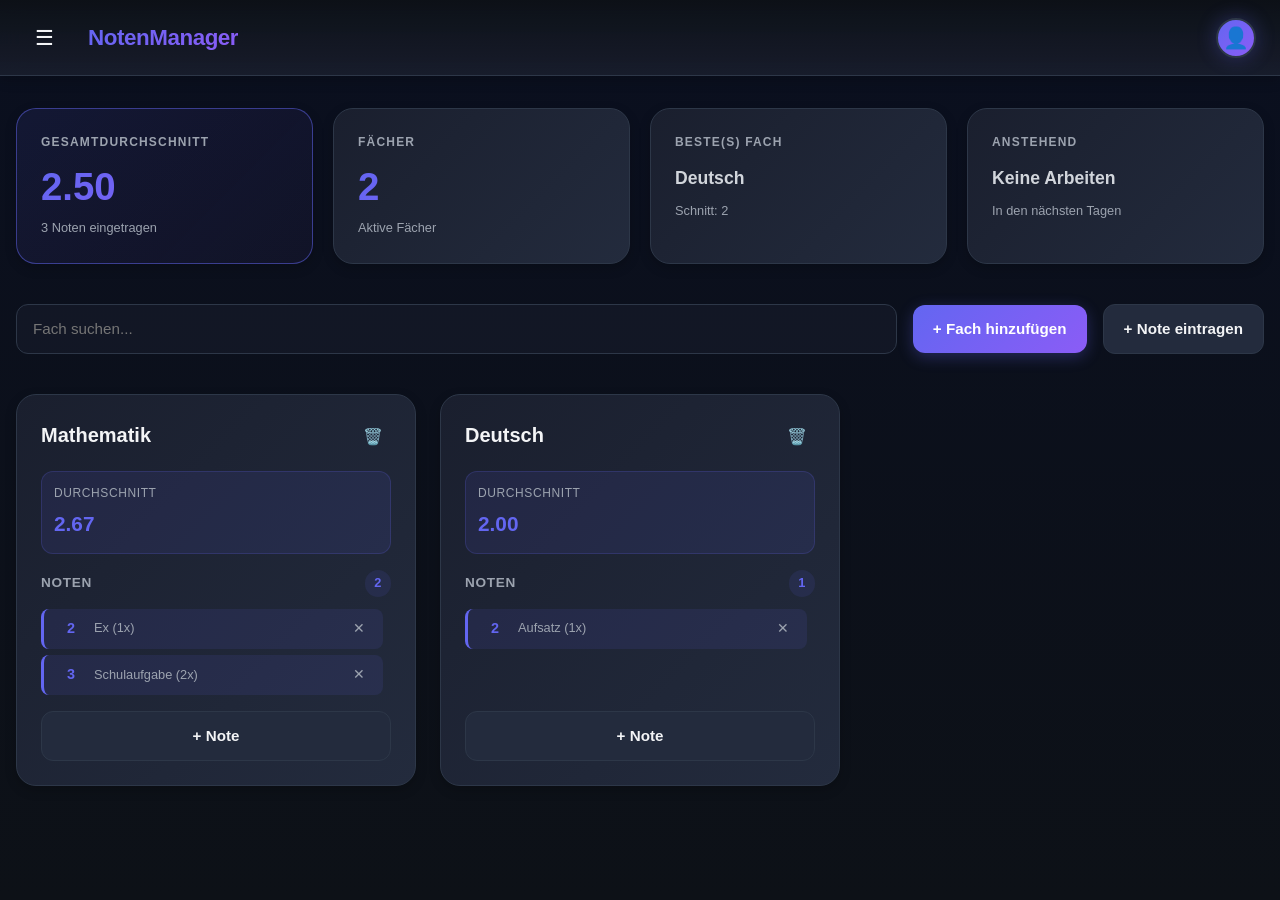
<file: index.html>
<!DOCTYPE html>
<html lang="de">
<head>
    <meta charset="UTF-8">
    <meta name="viewport" content="width=device-width, initial-scale=1.0">
    <title>NotenManager – Schulnoten verwalten</title>
    <style>
        :root {
            --bg-dark: #0a0f1f;
            --bg-deep: #0d1117;
            --card-bg: #1a1f2e;
            --card-alt: #232b3d;
            --card-border: #2d3748;
            --primary: #6366f1;
            --primary-hover: #4f46e5;
            --primary-light: rgba(99, 102, 241, 0.1);
            --secondary: #8b5cf6;
            --danger: #ef4444;
            --danger-hover: #dc2626;
            --success: #10b981;
            --warning: #f59e0b;
            --text-main: #f3f4f6;
            --text-soft: #d1d5db;
            --text-muted: #9ca3af;
            --radius: 14px;
            --radius-lg: 20px;
            --shadow: 0 20px 50px rgba(0, 0, 0, 0.4);
            --shadow-sm: 0 4px 12px rgba(0, 0, 0, 0.2);
            --transition: all 0.3s cubic-bezier(0.4, 0, 0.2, 1);
        }

        * { 
            box-sizing: border-box; 
            margin: 0; 
            padding: 0; 
            font-family: -apple-system, BlinkMacSystemFont, 'Segoe UI', 'Roboto', 'Helvetica', 'Arial', sans-serif;
        }

        html { scroll-behavior: smooth; }
        body { 
            background: linear-gradient(180deg, var(--bg-dark) 0%, var(--bg-deep) 100%); 
            color: var(--text-main); 
            min-height: 100vh;
            line-height: 1.6;
        }

        button, input, select, textarea { font: inherit; }

        /* ========== HEADER ========== */
        .header {
            position: sticky;
            top: 0;
            z-index: 20;
            display: flex;
            align-items: center;
            justify-content: space-between;
            padding: 1.1rem 1.5rem;
            background: linear-gradient(to bottom, rgba(13, 17, 23, 0.95), rgba(26, 31, 46, 0.85));
            border-bottom: 1px solid var(--card-border);
            backdrop-filter: blur(12px);
            box-shadow: var(--shadow-sm);
        }

        .header-left {
            display: flex;
            align-items: center;
            gap: 1.5rem;
        }

        .menu-btn {
            font-size: 1.3rem;
            width: 40px;
            height: 40px;
            border-radius: 50%;
            display: flex;
            align-items: center;
            justify-content: center;
            background: transparent;
            border: none;
            color: var(--text-main);
            cursor: pointer;
            transition: var(--transition);
        }

        .menu-btn:hover {
            background-color: var(--card-alt);
            transform: scale(1.05);
        }

        .header h1 {
            font-size: 1.4rem;
            font-weight: 700;
            letter-spacing: -0.02em;
            background: linear-gradient(135deg, var(--primary), var(--secondary));
            -webkit-background-clip: text;
            -webkit-text-fill-color: transparent;
            background-clip: text;
        }

        .header-right {
            display: flex;
            align-items: center;
            gap: 1rem;
        }

        .profile-btn {
            width: 40px;
            height: 40px;
            border-radius: 50%;
            background: linear-gradient(135deg, var(--primary), var(--secondary));
            border: 2px solid var(--card-border);
            display: flex;
            align-items: center;
            justify-content: center;
            font-size: 1.3rem;
            cursor: pointer;
            transition: var(--transition);
            box-shadow: 0 0 20px rgba(99, 102, 241, 0.3);
        }

        .profile-btn:hover {
            transform: scale(1.1);
            box-shadow: 0 0 30px rgba(99, 102, 241, 0.5);
        }

        .dropdown-menu {
            position: absolute;
            top: calc(100% + 10px);
            left: 0;
            background-color: var(--card-bg);
            border: 1px solid var(--card-border);
            border-radius: var(--radius-lg);
            width: 200px;
            box-shadow: var(--shadow);
            opacity: 0;
            visibility: hidden;
            transform: translateY(-8px);
            transition: var(--transition);
            z-index: 50;
            overflow: hidden;
        }

        .dropdown-menu.open {
            opacity: 1;
            visibility: visible;
            transform: translateY(0);
        }

        .dropdown-item {
            display: flex;
            align-items: center;
            gap: 12px;
            width: 100%;
            padding: 12px 16px;
            background: transparent;
            border: none;
            color: var(--text-main);
            font-size: 0.95rem;
            cursor: pointer;
            text-align: left;
            transition: var(--transition);
            border-left: 3px solid transparent;
        }

        .dropdown-item:hover {
            background-color: var(--card-alt);
            border-left-color: var(--primary);
            color: var(--primary);
        }

        /* ========== CONTAINER ========== */
        .container {
            max-width: 1400px;
            margin: 2rem auto;
            padding: 0 1rem 4rem;
        }

        /* ========== DASHBOARD ========== */
        .dashboard {
            display: grid;
            grid-template-columns: repeat(auto-fit, minmax(240px, 1fr));
            gap: 1.25rem;
            margin-bottom: 2.5rem;
        }

        .stat-card {
            background: linear-gradient(135deg, var(--card-bg) 0%, var(--card-alt) 100%);
            border: 1px solid var(--card-border);
            border-radius: var(--radius-lg);
            padding: 1.5rem;
            box-shadow: var(--shadow-sm);
            transition: var(--transition);
        }

        .stat-card:hover {
            transform: translateY(-4px);
            box-shadow: var(--shadow);
            border-color: var(--primary);
        }

        .stat-card.primary {
            border-color: rgba(99, 102, 241, 0.5);
            background: linear-gradient(135deg, rgba(99, 102, 241, 0.1), rgba(139, 92, 246, 0.05));
        }

        .stat-card h2,
        .stat-card h3 {
            font-size: 0.75rem;
            color: var(--text-muted);
            text-transform: uppercase;
            letter-spacing: 0.1em;
            margin-bottom: 0.75rem;
            font-weight: 600;
        }

        .stat-value {
            font-size: clamp(1.8rem, 3vw, 2.6rem);
            font-weight: 700;
            background: linear-gradient(135deg, var(--primary), var(--secondary));
            -webkit-background-clip: text;
            -webkit-text-fill-color: transparent;
            background-clip: text;
            line-height: 1.2;
        }

        .stat-subvalue {
            font-size: 1.1rem;
            font-weight: 600;
            color: var(--text-soft);
        }

        .small {
            font-size: 0.8rem;
            color: var(--text-muted);
            margin-top: 0.5rem;
        }

        /* ========== CONTROLS ========== */
        .controls {
            display: flex;
            flex-wrap: wrap;
            gap: 1rem;
            align-items: center;
            margin-bottom: 2.5rem;
        }

        .filter-wrapper {
            display: flex;
            gap: 0.5rem;
            flex: 1;
            min-width: 280px;
        }

        input[type="text"],
        input[type="number"],
        input[type="date"],
        select,
        textarea {
            background-color: rgba(26, 31, 46, 0.5);
            border: 1px solid var(--card-border);
            color: var(--text-main);
            padding: 0.75rem 1rem;
            border-radius: 12px;
            outline: none;
            font-size: 0.95rem;
            transition: var(--transition);
        }

        input[type="text"]:focus,
        input[type="number"]:focus,
        input[type="date"]:focus,
        select:focus,
        textarea:focus {
            border-color: var(--primary);
            background-color: rgba(26, 31, 46, 0.8);
            box-shadow: 0 0 0 3px rgba(99, 102, 241, 0.1);
        }

        textarea {
            min-height: 100px;
            resize: vertical;
        }

        .filter-wrapper input {
            flex: 1;
        }

        /* ========== BUTTONS ========== */
        .btn {
            padding: 0.75rem 1.25rem;
            border-radius: 12px;
            border: none;
            font-size: 0.95rem;
            font-weight: 600;
            cursor: pointer;
            transition: var(--transition);
            display: inline-flex;
            align-items: center;
            gap: 0.5rem;
        }

        .btn:active {
            transform: scale(0.98);
        }

        .btn-primary {
            background: linear-gradient(135deg, var(--primary), var(--secondary));
            color: #fff;
            box-shadow: 0 4px 15px rgba(99, 102, 241, 0.3);
        }

        .btn-primary:hover {
            filter: brightness(1.1);
            box-shadow: 0 6px 20px rgba(99, 102, 241, 0.4);
        }

        .btn-secondary {
            background-color: var(--card-alt);
            color: var(--text-main);
            border: 1px solid var(--card-border);
        }

        .btn-secondary:hover {
            background-color: #3f3f4e;
            border-color: var(--primary);
        }

        .btn-danger {
            background-color: var(--danger);
            color: #fff;
            box-shadow: 0 4px 15px rgba(239, 68, 68, 0.2);
        }

        .btn-danger:hover {
            background-color: var(--danger-hover);
            box-shadow: 0 6px 20px rgba(239, 68, 68, 0.3);
        }

        .btn-icon {
            background: transparent;
            border: none;
            cursor: pointer;
            color: var(--text-muted);
            transition: var(--transition);
            display: inline-flex;
            align-items: center;
            justify-content: center;
            width: 36px;
            height: 36px;
            border-radius: 50%;
        }

        .btn-icon:hover {
            background-color: var(--card-alt);
            color: var(--text-main);
        }

        .fav-btn.active {
            color: #fbbf24;
            background-color: rgba(251, 191, 36, 0.1);
        }

        /* ========== SUBJECTS GRID ========== */
        .subjects-grid {
            display: grid;
            grid-template-columns: repeat(auto-fill, minmax(320px, 1fr));
            gap: 1.5rem;
            margin-bottom: 2rem;
        }

        .subject-card {
            background: linear-gradient(135deg, var(--card-bg) 0%, var(--card-alt) 100%);
            border: 1px solid var(--card-border);
            border-radius: var(--radius-lg);
            padding: 1.5rem;
            display: flex;
            flex-direction: column;
            gap: 1rem;
            box-shadow: var(--shadow-sm);
            transition: var(--transition);
            position: relative;
            overflow: hidden;
        }

        .subject-card::before {
            content: '';
            position: absolute;
            top: 0;
            left: 0;
            right: 0;
            height: 3px;
            background: linear-gradient(90deg, var(--primary), var(--secondary));
            opacity: 0;
            transition: var(--transition);
        }

        .subject-card:hover {
            transform: translateY(-6px);
            box-shadow: var(--shadow);
            border-color: var(--primary);
        }

        .subject-card:hover::before {
            opacity: 1;
        }

        .subject-header {
            display: flex;
            justify-content: space-between;
            align-items: start;
            gap: 1rem;
        }

        .subject-title {
            display: flex;
            flex-direction: column;
            gap: 0.5rem;
            flex: 1;
        }

        .subject-header h3 {
            font-size: 1.25rem;
            font-weight: 700;
            color: var(--text-main);
        }

        .subject-grade-big {
            font-size: 1.8rem;
            font-weight: 700;
            background: linear-gradient(135deg, var(--primary), var(--secondary));
            -webkit-background-clip: text;
            -webkit-text-fill-color: transparent;
            background-clip: text;
        }

        .subject-actions {
            display: flex;
            gap: 0.25rem;
        }

        .subject-avg {
            padding: 0.75rem;
            background: var(--primary-light);
            border-radius: 12px;
            border: 1px solid rgba(99, 102, 241, 0.2);
        }

        .subject-avg-label {
            font-size: 0.75rem;
            color: var(--text-muted);
            text-transform: uppercase;
            letter-spacing: 0.05em;
            margin-bottom: 0.25rem;
        }

        .subject-avg-value {
            font-size: 1.3rem;
            font-weight: 700;
            color: var(--primary);
        }

        .grades-section {
            flex: 1;
            min-height: 100px;
        }

        .grades-header {
            display: flex;
            justify-content: space-between;
            align-items: center;
            margin-bottom: 0.75rem;
        }

        .grades-header h4 {
            font-size: 0.85rem;
            text-transform: uppercase;
            color: var(--text-muted);
            letter-spacing: 0.05em;
        }

        .grades-count {
            font-size: 0.8rem;
            color: var(--primary);
            background: var(--primary-light);
            padding: 0.2rem 0.6rem;
            border-radius: 999px;
            font-weight: 600;
        }

        .grades-grid {
            display: flex;
            flex-direction: column;
            gap: 0.4rem;
            max-height: 200px;
            overflow-y: auto;
            padding-right: 0.5rem;
        }

        .grade-badge {
            display: flex;
            align-items: center;
            justify-content: space-between;
            background: rgba(99, 102, 241, 0.1);
            border-left: 3px solid var(--primary);
            border-radius: 8px;
            padding: 0.5rem 0.75rem;
            font-size: 0.9rem;
            transition: var(--transition);
        }

        .grade-badge:hover {
            background: rgba(99, 102, 241, 0.2);
            transform: translateX(4px);
        }

        .grade-value-label {
            display: flex;
            align-items: center;
            gap: 0.5rem;
        }

        .grade-value-big {
            font-weight: 700;
            color: var(--primary);
            min-width: 30px;
            text-align: center;
        }

        .grade-meta-list {
            font-size: 0.8rem;
            color: var(--text-muted);
        }

        .grades-empty {
            color: var(--text-muted);
            font-size: 0.9rem;
            padding: 1rem;
            text-align: center;
        }

        .grades-more {
            font-size: 0.75rem;
            color: var(--text-muted);
            text-align: center;
            padding-top: 0.5rem;
            border-top: 1px solid var(--card-border);
        }

        .subject-actions-bottom {
            display: flex;
            gap: 0.5rem;
        }

        .subject-actions-bottom .btn {
            flex: 1;
            justify-content: center;
        }

        /* ========== VIEWS ========== */
        .view-hidden {
            display: none !important;
        }

        .view-title {
            font-size: clamp(2rem, 4vw, 2.5rem);
            font-weight: 700;
            margin-bottom: 2rem;
            background: linear-gradient(135deg, var(--primary), var(--secondary));
            -webkit-background-clip: text;
            -webkit-text-fill-color: transparent;
            background-clip: text;
        }

        .back-btn {
            margin-bottom: 2rem;
        }

        /* ========== SETTINGS ========== */
        .settings-grid {
            display: grid;
            gap: 1.5rem;
        }

        .settings-card {
            background: linear-gradient(135deg, var(--card-bg) 0%, var(--card-alt) 100%);
            border: 1px solid var(--card-border);
            border-radius: var(--radius-lg);
            padding: 1.75rem;
            box-shadow: var(--shadow-sm);
        }

        .settings-card h3 {
            font-size: 1.1rem;
            margin-bottom: 1.25rem;
            color: var(--primary);
            font-weight: 700;
        }

        .setting-item {
            display: flex;
            align-items: center;
            justify-content: space-between;
            gap: 1rem;
            flex-wrap: wrap;
            padding: 0.75rem 0;
        }

        .radio-group {
            display: flex;
            flex-wrap: wrap;
            gap: 0.75rem;
            margin-top: 0.75rem;
        }

        .radio-item {
            display: flex;
            align-items: center;
            gap: 0.5rem;
            padding: 0.65rem 1rem;
            border-radius: 12px;
            border: 1px solid var(--card-border);
            background: rgba(99, 102, 241, 0.05);
            cursor: pointer;
            transition: var(--transition);
        }

        .radio-item:has(input:checked) {
            border-color: var(--primary);
            background: rgba(99, 102, 241, 0.15);
        }

        /* ========== TOGGLE ========== */
        .toggle-switch {
            position: relative;
            display: inline-block;
            width: 56px;
            height: 32px;
        }

        .toggle-switch input {
            opacity: 0;
            width: 0;
            height: 0;
        }

        .slider {
            position: absolute;
            cursor: pointer;
            inset: 0;
            background-color: var(--card-border);
            border-radius: 999px;
            transition: 0.3s;
        }

        .slider:before {
            content: '';
            position: absolute;
            width: 26px;
            height: 26px;
            left: 3px;
            bottom: 3px;
            background-color: #fff;
            border-radius: 50%;
            transition: 0.3s;
        }

        input:checked + .slider {
            background: linear-gradient(135deg, var(--primary), var(--secondary));
        }

        input:checked + .slider:before {
            transform: translateX(24px);
        }

        /* ========== STATS ========== */
        .stats-grid {
            display: grid;
            grid-template-columns: repeat(auto-fit, minmax(240px, 1fr));
            gap: 1.25rem;
            margin-bottom: 2rem;
        }

        .stats-card {
            background: linear-gradient(135deg, var(--card-bg) 0%, var(--card-alt) 100%);
            border: 1px solid var(--card-border);
            border-radius: var(--radius-lg);
            padding: 1.5rem;
            box-shadow: var(--shadow-sm);
        }

        .stats-card h3 {
            font-size: 0.75rem;
            color: var(--text-muted);
            text-transform: uppercase;
            letter-spacing: 0.1em;
            margin-bottom: 0.75rem;
        }

        .stats-big {
            font-size: 2rem;
            font-weight: 700;
            background: linear-gradient(135deg, var(--primary), var(--secondary));
            -webkit-background-clip: text;
            -webkit-text-fill-color: transparent;
            background-clip: text;
        }

        .stats-layout {
            display: grid;
            grid-template-columns: minmax(0, 1fr) minmax(0, 1fr);
            gap: 1.5rem;
            align-items: start;
            position: relative;
            z-index: 1;
        }

        .stats-column-left,
        .stats-column-right {
            display: flex;
            flex-direction: column;
            gap: 1.5rem;
            min-width: 0;
            position: relative;
            z-index: 2;
        }

        .panel {
            background: linear-gradient(135deg, var(--card-bg) 0%, var(--card-alt) 100%);
            border: 1px solid var(--card-border);
            border-radius: var(--radius-lg);
            padding: 1.5rem;
            box-shadow: var(--shadow-sm);
            display: flex;
            flex-direction: column;
            min-height: 400px;
            position: relative;
            z-index: 2;
        }

        .panel h3 {
            font-size: 1rem;
            margin-bottom: 1.25rem;
            color: var(--text-main);
            font-weight: 700;
        }

        /* ========== CHARTS ========== */
        .chart-container {
            background: rgba(26, 31, 46, 0.5);
            border: 1px solid var(--card-border);
            border-radius: 12px;
            padding: 1.5rem;
            margin-bottom: 1.5rem;
        }

        .chart-title {
            font-size: 0.95rem;
            font-weight: 700;
            margin-bottom: 1rem;
            color: var(--text-main);
        }

        .chart-canvas {
            width: 100%;
            height: 260px;
            min-height: 260px;
            position: relative;
            margin-top: 1rem;
            overflow: hidden;
        }

        #year-graph-panel {
            margin-bottom: 2rem;
            min-height: 340px;
            overflow: hidden;
            position: relative;
            z-index: 0;
            clear: both;
        }

        /* ========== CALENDAR ========== */
        .calendar-header {
            display: flex;
            align-items: center;
            justify-content: space-between;
            gap: 0.75rem;
            margin-bottom: 1rem;
            position: relative;
            z-index: 3;
        }

        .calendar-header .btn {
            position: relative;
            z-index: 4;
        }

        .calendar-grid {
            display: grid;
            grid-template-columns: repeat(7, minmax(0, 1fr));
            gap: 0.4rem;
        }

        .calendar-weekday,
        .calendar-day {
            border: 1px solid var(--card-border);
            border-radius: 10px;
            padding: 0.5rem 0.25rem;
            min-height: 60px;
            display: flex;
            flex-direction: column;
            align-items: center;
            justify-content: center;
            text-align: center;
            transition: var(--transition);
        }

        .calendar-weekday {
            min-height: auto;
            background: rgba(99, 102, 241, 0.05);
            color: var(--text-muted);
            font-size: 0.75rem;
            letter-spacing: 0.05em;
            text-transform: uppercase;
            font-weight: 600;
        }

        .calendar-day {
            background: rgba(255, 255, 255, 0.02);
            color: var(--text-main);
            cursor: pointer;
        }

        .calendar-day:hover {
            border-color: var(--primary);
            background: rgba(99, 102, 241, 0.05);
        }

        .calendar-day.empty {
            opacity: 0.3;
            cursor: default;
        }

        .calendar-day.today {
            border-color: var(--success);
            background: rgba(16, 185, 129, 0.1);
        }

        .calendar-day.selected {
            border-color: var(--primary);
            background: rgba(99, 102, 241, 0.15);
        }

        .calendar-day .dot {
            width: 6px;
            height: 6px;
            border-radius: 50%;
            background: var(--primary);
            margin-top: 0.25rem;
        }

        /* ========== LISTS ========== */
        .next-events-list,
        .subject-overview-list,
        .calendar-list {
            list-style: none;
            display: grid;
            gap: 0.75rem;
            flex: 1;
            overflow-y: auto;
            max-height: 260px;
            padding-right: 0.25rem;
            position: relative;
            z-index: 3;
        }

        .next-events-list li,
        .subject-overview-item,
        .calendar-list li {
            background: rgba(255, 255, 255, 0.02);
            border: 1px solid var(--card-border);
            border-radius: 12px;
            padding: 1rem;
            transition: var(--transition);
        }

        .next-events-list li:hover,
        .subject-overview-item:hover {
            background: rgba(255, 255, 255, 0.04);
            border-color: var(--primary);
        }

        .subject-meta {
            display: flex;
            justify-content: space-between;
            gap: 0.5rem;
            margin-bottom: 0.5rem;
            font-size: 0.9rem;
        }

        .subject-meta strong {
            color: var(--text-main);
        }

        .type-tag {
            display: inline-block;
            padding: 0.25rem 0.75rem;
            border-radius: 999px;
            background: rgba(99, 102, 241, 0.15);
            color: var(--primary);
            font-size: 0.75rem;
            font-weight: 700;
            margin-bottom: 0.5rem;
        }

        /* ========== MODALS ========== */
        .modal {
            position: fixed;
            inset: 0;
            background: rgba(0, 0, 0, 0.8);
            display: flex;
            align-items: center;
            justify-content: center;
            opacity: 0;
            visibility: hidden;
            transition: var(--transition);
            z-index: 200;
            backdrop-filter: blur(4px);
        }

        .modal.open {
            opacity: 1;
            visibility: visible;
        }

        .modal-content {
            background: linear-gradient(135deg, var(--card-bg) 0%, var(--card-alt) 100%);
            border: 1px solid var(--card-border);
            border-radius: var(--radius-lg);
            padding: 2rem;
            width: min(90vw, 480px);
            box-shadow: var(--shadow);
            animation: slideUp 0.3s ease-out;
        }

        @keyframes slideUp {
            from {
                opacity: 0;
                transform: translateY(20px);
            }
            to {
                opacity: 1;
                transform: translateY(0);
            }
        }

        .modal-content h2 {
            margin-bottom: 1.5rem;
            font-size: 1.5rem;
        }

        .form-group {
            display: flex;
            flex-direction: column;
            gap: 0.5rem;
            margin-bottom: 1.25rem;
        }

        .form-group label {
            font-size: 0.9rem;
            color: var(--text-soft);
            font-weight: 600;
        }

        .modal-actions {
            display: flex;
            justify-content: flex-end;
            gap: 0.75rem;
            margin-top: 1.75rem;
        }

        .status-success {
            color: var(--success);
        }

        .status-warning {
            color: var(--warning);
        }

        .empty-state {
            color: var(--text-muted);
            font-size: 0.95rem;
            padding: 1.5rem;
            text-align: center;
        }

        .timeline-item {
            padding: 1rem;
            border: 1px solid var(--card-border);
            border-radius: 12px;
            margin-bottom: 0.75rem;
            background: rgba(255, 255, 255, 0.02);
        }

        .timeline-item strong {
            display: block;
            margin-bottom: 0.5rem;
        }

        /* ========== RESPONSIVE ========== */
        @media (max-width: 1024px) {
            .stats-layout {
                grid-template-columns: 1fr;
            }

            .stats-column-left,
            .stats-column-right {
                gap: 1.5rem;
            }

            .subjects-grid {
                grid-template-columns: repeat(auto-fill, minmax(280px, 1fr));
            }
        }

        @media (max-width: 768px) {
            .header {
                padding: 1rem;
            }

            .header h1 {
                font-size: 1.2rem;
            }

            .container {
                padding: 0 0.75rem 3rem;
                margin: 1rem auto;
            }

            .dashboard,
            .stats-grid,
            .settings-grid,
            .stats-layout {
                grid-template-columns: 1fr;
            }

            .controls {
                flex-direction: column;
                align-items: stretch;
            }

            .filter-wrapper {
                width: 100%;
                min-width: 0;
                flex-direction: column;
            }

            .filter-wrapper input {
                width: 100%;
            }

            .subjects-grid {
                grid-template-columns: 1fr;
            }

            .grades-grid {
                max-height: 250px;
            }

            .calendar-grid {
                gap: 0.3rem;
            }

            .calendar-day,
            .calendar-weekday {
                min-height: 50px;
                padding: 0.4rem 0.2rem;
                font-size: 0.75rem;
            }

            .modal-content {
                width: min(95vw, 100%);
                padding: 1.5rem;
            }

            .modal-content h2 {
                font-size: 1.2rem;
            }

            .dropdown-menu {
                right: 0;
                left: auto;
            }

            .header-left {
                gap: 1rem;
            }

            .panel {
                min-height: 350px;
            }
        }

        @media (max-width: 480px) {
            .header {
                padding: 0.85rem 0.75rem;
            }

            .header h1 {
                font-size: 1.0rem;
            }

            .btn {
                padding: 0.65rem 1rem;
                font-size: 0.9rem;
            }

            .stat-card {
                padding: 1.25rem;
            }

            .subject-card {
                padding: 1.25rem;
            }

            .view-title {
                font-size: 1.5rem;
                margin-bottom: 1.5rem;
            }

            .grades-grid {
                grid-template-columns: repeat(3, 1fr);
            }

            .dashboard {
                gap: 1rem;
            }

            .modal-actions {
                flex-direction: column;
            }

            .modal-actions .btn {
                width: 100%;
            }
        }
    </style>
</head>
<body>
    <!-- HEADER -->
    <header class="header">
        <div class="header-left">
            <div style="position: relative;">
                <button class="menu-btn" id="menuToggle">☰</button>
                <div class="dropdown-menu" id="dropdownMenu">
                    <button class="dropdown-item" onclick="switchView('dashboard')">📊 Übersicht</button>
                    <button class="dropdown-item" onclick="switchView('stats')">📈 Statistiken</button>
                    <button class="dropdown-item" onclick="switchView('calendar')">📅 Kalender</button>
                    <button class="dropdown-item" onclick="switchView('settings')">⚙️ Einstellungen</button>
                </div>
            </div>
            <h1>NotenManager</h1>
        </div>
        <div class="header-right">
            <div class="profile-btn" title="Profil">👤</div>
        </div>
    </header>

    <div class="container">
        <!-- VIEW: DASHBOARD -->
        <main id="view-dashboard">
            <div class="dashboard">
                <div class="stat-card primary">
                    <h2>Gesamtdurchschnitt</h2>
                    <div class="stat-value" id="overall-avg">-</div>
                    <div class="small" id="overall-count">0 Noten eingetragen</div>
                </div>
                <div class="stat-card">
                    <h2>Fächer</h2>
                    <div class="stat-value" id="subject-count">0</div>
                    <div class="small">Aktive Fächer</div>
                </div>
                <div class="stat-card">
                    <h2>Beste(s) Fach</h2>
                    <div class="stat-subvalue" id="best-subject">-</div>
                    <div class="small" id="best-subject-avg">Schnitt: -</div>
                </div>
                <div class="stat-card">
                    <h2>Anstehend</h2>
                    <div class="stat-subvalue" id="next-event-title">Keine Arbeiten</div>
                    <div class="small" id="next-event-date">In den nächsten Tagen</div>
                </div>
            </div>

            <div class="controls">
                <div class="filter-wrapper">
                    <input type="text" id="search-input" placeholder="Fach suchen..." oninput="renderDashboard()">
                </div>
                <button class="btn btn-primary" onclick="openModal('addSubjectModal')">+ Fach hinzufügen</button>
                <button class="btn btn-secondary" onclick="openModal('addGradeModal')">+ Note eintragen</button>
            </div>

            <div class="subjects-grid" id="subjects-grid"></div>
        </main>

        <!-- VIEW: STATS -->
        <section id="view-stats" class="view-hidden">
            <button class="btn btn-secondary back-btn" onclick="switchView('dashboard')">← Zurück</button>
            <h2 class="view-title">Statistiken & Analysen</h2>

            <div class="stats-grid">
                <div class="stats-card">
                    <h3>Beste Note</h3>
                    <div class="stats-big" id="stats-best">-</div>
                </div>
                <div class="stats-card">
                    <h3>Schlechteste Note</h3>
                    <div class="stats-big" id="stats-worst">-</div>
                </div>
                <div class="stats-card">
                    <h3>Gesamte Notenanzahl</h3>
                    <div class="stats-big" id="stats-total-grades">0</div>
                </div>
            </div>

            <div class="panel" id="year-graph-panel">
                <h3>Notenverteilung</h3>
                <div class="chart-canvas">
                    <canvas id="gradeDistributionChart"></canvas>
                </div>
            </div>
        </section>

        <!-- VIEW: CALENDAR -->
        <section id="view-calendar" class="view-hidden">
            <button class="btn btn-secondary back-btn" onclick="switchView('dashboard')">← Zurück</button>
            <h2 class="view-title">Prüfungskalender</h2>

            <div class="controls">
                <button class="btn btn-primary" onclick="openModal('addEventModal')">+ Termine/Arbeit eintragen</button>
            </div>

            <div class="stats-layout">
                <div class="panel">
                    <div class="calendar-header">
                        <button class="btn btn-secondary" onclick="changeMonth(-1)">◄</button>
                        <h3 id="calendar-month-year">Monat Jahr</h3>
                        <button class="btn btn-secondary" onclick="changeMonth(1)">►</button>
                    </div>
                    <div class="calendar-grid" id="calendar-grid"></div>
                </div>
                <div class="panel">
                    <h3>Anstehende Prüfungen</h3>
                    <ul class="next-events-list" id="events-list"></ul>
                </div>
            </div>
        </section>

        <!-- VIEW: SETTINGS -->
        <section id="view-settings" class="view-hidden">
            <button class="btn btn-secondary back-btn" onclick="switchView('dashboard')">← Zurück</button>
            <h2 class="view-title">Einstellungen</h2>

            <div class="settings-grid">
                <div class="settings-card">
                    <h3>Notensystem</h3>
                    <div class="setting-item">
                        <span>Gewähltes Notensystem:</span>
                        <div class="radio-group">
                            <label class="radio-item">
                                <input type="radio" name="system" value="1-6" checked onchange="saveSettings()"> 1 bis 6 (Deutschland)
                            </label>
                            <label class="radio-item">
                                <input type="radio" name="system" value="0-15" onchange="saveSettings()"> 0 bis 15 Punkte (Oberstufe)
                            </label>
                        </div>
                    </div>
                </div>
                <div class="settings-card">
                    <h3>Datenverwaltung</h3>
                    <div class="setting-item">
                        <span>Alle Daten zurücksetzen:</span>
                        <button class="btn btn-danger" onclick="clearAllData()">Zurücksetzen</button>
                    </div>
                </div>
            </div>
        </section>
    </div>

    <!-- MODAL: FACH HINZUFÜGEN -->
    <div class="modal" id="addSubjectModal">
        <div class="modal-content">
            <h2>Neues Fach hinzufügen</h2>
            <div class="form-group">
                <label for="subject-name">Name des Fachs</label>
                <input type="text" id="subject-name" placeholder="z.B. Mathematik, Englisch">
            </div>
            <div class="modal-actions">
                <button class="btn btn-secondary" onclick="closeModal('addSubjectModal')">Abbrechen</button>
                <button class="btn btn-primary" onclick="addSubject()">Speichern</button>
            </div>
        </div>
    </div>

    <!-- MODAL: NOTE HINZUFÜGEN -->
    <div class="modal" id="addGradeModal">
        <div class="modal-content">
            <h2>Neue Note eintragen</h2>
            <div class="form-group">
                <label for="grade-subject-select">Fach auswählen</label>
                <select id="grade-subject-select"></select>
            </div>
            <div class="form-group">
                <label for="grade-value">Note / Punkte</label>
                <input type="number" id="grade-value" step="0.1" placeholder="z.B. 2.0 oder 11">
            </div>
            <div class="form-group">
                <label for="grade-weight">Gewichtung (z.B. 1 für mündlich, 2 für Schulaufgabe)</label>
                <input type="number" id="grade-weight" value="1" step="0.5">
            </div>
            <div class="form-group">
                <label for="grade-description">Beschreibung (optional)</label>
                <input type="text" id="grade-description" placeholder="z.B. Ex, Kurzarbeit, Klausur">
            </div>
            <div class="modal-actions">
                <button class="btn btn-secondary" onclick="closeModal('addGradeModal')">Abbrechen</button>
                <button class="btn btn-primary" onclick="addGrade()">Eintragen</button>
            </div>
        </div>
    </div>

    <!-- MODAL: TERMIN HINZUFÜGEN -->
    <div class="modal" id="addEventModal">
        <div class="modal-content">
            <h2>Neuen Termin eintragen</h2>
            <div class="form-group">
                <label for="event-title">Titel / Arbeit</label>
                <input type="text" id="event-title" placeholder="z.B. Mathe Schulaufgabe">
            </div>
            <div class="form-group">
                <label for="event-date">Datum</label>
                <input type="date" id="event-date">
            </div>
            <div class="modal-actions">
                <button class="btn btn-secondary" onclick="closeModal('addEventModal')">Abbrechen</button>
                <button class="btn btn-primary" onclick="addEvent()">Speichern</button>
            </div>
        </div>
    </div>

    <script>
        // State State-Management via LocalStorage
        let appData = JSON.parse(localStorage.getItem('notenmanager_data')) || {
            subjects: [
                { id: 1, name: 'Mathematik', grades: [{ value: 2, weight: 1, desc: 'Ex' }, { value: 3, weight: 2, desc: 'Schulaufgabe' }] },
                { id: 2, name: 'Deutsch', grades: [{ value: 2, weight: 1, desc: 'Aufsatz' }] }
            ],
            events: [],
            settings: { system: '1-6' }
        };

        let currentCalendarDate = new Date();

        // App Initialization
        document.addEventListener('DOMContentLoaded', () => {
            setupMenu();
            renderDashboard();
            renderStats();
            renderCalendar();
            loadSettings();
        });

        function saveData() {
            localStorage.setItem('notenmanager_data', JSON.stringify(appData));
            renderDashboard();
            renderStats();
            renderCalendar();
        }

        /* Menu Handling */
        function setupMenu() {
            const btn = document.getElementById('menuToggle');
            const menu = document.getElementById('dropdownMenu');

            btn.addEventListener('click', (e) => {
                e.stopPropagation();
                menu.classList.toggle('open');
            });

            document.addEventListener('click', () => {
                menu.classList.remove('open');
            });
        }

        /* Navigation Views */
        function switchView(viewName) {
            document.querySelectorAll('main, section').forEach(el => el.classList.add('view-hidden'));
            document.getElementById(`view-${viewName}`).classList.remove('view-hidden');
            document.getElementById('dropdownMenu').classList.remove('open');
            if(viewName === 'stats') renderStats();
            if(viewName === 'calendar') renderCalendar();
        }

        /* Dashboard Logik */
        function renderDashboard() {
            const grid = document.getElementById('subjects-grid');
            const search = document.getElementById('search-input').value.toLowerCase();
            grid.innerHTML = '';

            let totalWeightedSum = 0;
            let totalWeight = 0;
            let totalGradeCount = 0;
            let bestAvg = Infinity;
            let bestSubjName = '-';

            const filteredSubjects = appData.subjects.filter(s => s.name.toLowerCase().includes(search));

            filteredSubjects.forEach(subject => {
                let sSum = 0;
                let sWeight = 0;

                subject.grades.forEach(g => {
                    sSum += parseFloat(g.value) * parseFloat(g.weight);
                    sWeight += parseFloat(g.weight);
                    totalWeightedSum += parseFloat(g.value) * parseFloat(g.weight);
                    totalWeight += parseFloat(g.weight);
                    totalGradeCount++;
                });

                const avg = sWeight > 0 ? (sSum / sWeight).toFixed(2) : '-';

                if (sWeight > 0 && parseFloat(avg) < bestAvg) {
                    bestAvg = parseFloat(avg);
                    bestSubjName = subject.name;
                }

                const card = document.createElement('div');
                card.className = 'subject-card';
                card.innerHTML = `
                    <div class="subject-header">
                        <div class="subject-title">
                            <h3>${subject.name}</h3>
                        </div>
                        <button class="btn-icon" onclick="deleteSubject(${subject.id})">🗑️</button>
                    </div>
                    <div class="subject-avg">
                        <div class="subject-avg-label">Durchschnitt</div>
                        <div class="subject-avg-value">${avg}</div>
                    </div>
                    <div class="grades-section">
                        <div class="grades-header">
                            <h4>Noten</h4>
                            <span class="grades-count">${subject.grades.length}</span>
                        </div>
                        <div class="grades-grid">
                            ${subject.grades.length === 0 ? '<div class="grades-empty">Keine Noten</div>' : 
                                subject.grades.map((g, idx) => `
                                    <div class="grade-badge">
                                        <div class="grade-value-label">
                                            <span class="grade-value-big">${g.value}</span>
                                            <span class="grade-meta-list">${g.desc || 'Note'} (${g.weight}x)</span>
                                        </div>
                                        <button class="btn-icon" style="width:24px;height:24px;" onclick="deleteGrade(${subject.id}, ${idx})">✕</button>
                                    </div>
                                `).join('')
                            }
                        </div>
                    </div>
                    <div class="subject-actions-bottom">
                        <button class="btn btn-secondary" onclick="openAddGradeModalFor(${subject.id})">+ Note</button>
                    </div>
                `;
                grid.appendChild(card);
            });

            // Overall statistics updating
            const overallAvg = totalWeight > 0 ? (totalWeightedSum / totalWeight).toFixed(2) : '-';
            document.getElementById('overall-avg').innerText = overallAvg;
            document.getElementById('overall-count').innerText = `${totalGradeCount} Noten eingetragen`;
            document.getElementById('subject-count').innerText = appData.subjects.length;
            document.getElementById('best-subject').innerText = bestSubjName;
            document.getElementById('best-subject-avg').innerText = bestAvg !== Infinity ? `Schnitt: ${bestAvg}` : 'Schnitt: -';

            // Next Event
            if (appData.events.length > 0) {
                const sorted = [...appData.events].sort((a,b) => new Date(a.date) - new Date(b.date));
                document.getElementById('next-event-title').innerText = sorted[0].title;
                document.getElementById('next-event-date').innerText = sorted[0].date;
            } else {
                document.getElementById('next-event-title').innerText = 'Keine Arbeiten';
                document.getElementById('next-event-date').innerText = 'In den nächsten Tagen';
            }
        }

        /* Subjects & Grades Actions */
        function addSubject() {
            const nameInput = document.getElementById('subject-name');
            if (!nameInput.value.trim()) return;

            const newSubject = {
                id: Date.now(),
                name: nameInput.value.trim(),
                grades: []
            };

            appData.subjects.push(newSubject);
            nameInput.value = '';
            closeModal('addSubjectModal');
            saveData();
        }

        function deleteSubject(id) {
            if (confirm('Möchtest du dieses Fach wirklich löschen?')) {
                appData.subjects = appData.subjects.filter(s => s.id !== id);
                saveData();
            }
        }

        function openAddGradeModalFor(subjectId) {
            openModal('addGradeModal');
            const select = document.getElementById('grade-subject-select');
            select.value = subjectId;
        }

        function addGrade() {
            const subjectId = parseInt(document.getElementById('grade-subject-select').value);
            const val = parseFloat(document.getElementById('grade-value').value);
            const weight = parseFloat(document.getElementById('grade-weight').value) || 1;
            const desc = document.getElementById('grade-description').value.trim();

            if (isNaN(val)) return;

            const subject = appData.subjects.find(s => s.id === subjectId);
            if (subject) {
                subject.grades.push({ value: val, weight: weight, desc: desc });
                document.getElementById('grade-value').value = '';
                document.getElementById('grade-description').value = '';
                closeModal('addGradeModal');
                saveData();
            }
        }

        function deleteGrade(subjectId, gradeIndex) {
            const subject = appData.subjects.find(s => s.id === subjectId);
            if (subject) {
                subject.grades.splice(gradeIndex, 1);
                saveData();
            }
        }

        /* Modals Handlers */
        function openModal(modalId) {
            if (modalId === 'addGradeModal') {
                const select = document.getElementById('grade-subject-select');
                select.innerHTML = appData.subjects.map(s => `<option value="${s.id}">${s.name}</option>`).join('');
            }
            document.getElementById(modalId).classList.add('open');
        }

        function closeModal(modalId) {
            document.getElementById(modalId).classList.remove('open');
        }

        /* Statistics */
        function renderStats() {
            let allGrades = [];
            appData.subjects.forEach(s => {
                s.grades.forEach(g => allGrades.push(parseFloat(g.value)));
            });

            if (allGrades.length === 0) {
                document.getElementById('stats-best').innerText = '-';
                document.getElementById('stats-worst').innerText = '-';
                document.getElementById('stats-total-grades').innerText = '0';
                return;
            }

            document.getElementById('stats-best').innerText = Math.min(...allGrades);
            document.getElementById('stats-worst').innerText = Math.max(...allGrades);
            document.getElementById('stats-total-grades').innerText = allGrades.length;

            drawChart(allGrades);
        }

        function drawChart(allGrades) {
            const canvas = document.getElementById('gradeDistributionChart');
            const ctx = canvas.getContext('2d');
            canvas.width = canvas.parentElement.clientWidth;
            canvas.height = 240;

            ctx.clearRect(0, 0, canvas.width, canvas.height);

            const counts = {1:0, 2:0, 3:0, 4:0, 5:0, 6:0};
            allGrades.forEach(g => {
                const rounded = Math.round(g);
                if (counts[rounded] !== undefined) counts[rounded]++;
            });

            const maxCount = Math.max(...Object.values(counts), 1);
            const barWidth = 40;
            const gap = (canvas.width - (6 * barWidth)) / 7;

            let x = gap;
            for (let i = 1; i <= 6; i++) {
                const h = (counts[i] / maxCount) * 150;
                const y = canvas.height - h - 30;

                // Bar
                ctx.fillStyle = '#6366f1';
                ctx.fillRect(x, y, barWidth, h);

                // Label
                ctx.fillStyle = '#f3f4f6';
                ctx.font = '12px sans-serif';
                ctx.fillText(`Note ${i}`, x + 2, canvas.height - 10);
                ctx.fillText(`${counts[i]}x`, x + 12, y - 8);

                x += barWidth + gap;
            }
        }

        /* Calendar Handlers */
        function renderCalendar() {
            const year = currentCalendarDate.getFullYear();
            const month = currentCalendarDate.getMonth();

            const monthNames = ["Januar", "Februar", "März", "April", "Mai", "Juni", "Juli", "August", "September", "Oktober", "November", "Dezember"];
            document.getElementById('calendar-month-year').innerText = `${monthNames[month]} ${year}`;

            const grid = document.getElementById('calendar-grid');
            grid.innerHTML = '';

            const weekdays = ['Mo', 'Di', 'Mi', 'Do', 'Fr', 'Sa', 'So'];
            weekdays.forEach(w => {
                grid.innerHTML += `<div class="calendar-weekday">${w}</div>`;
            });

            const firstDayIndex = (new Date(year, month, 1).getDay() + 6) % 7;
            const daysInMonth = new Date(year, month + 1, 0).getDate();

            for (let i = 0; i < firstDayIndex; i++) {
                grid.innerHTML += `<div class="calendar-day empty"></div>`;
            }

            for (let day = 1; day <= daysInMonth; day++) {
                const dateStr = `${year}-${String(month + 1).padStart(2, '0')}-${String(day).padStart(2, '0')}`;
                const hasEvent = appData.events.some(e => e.date === dateStr);

                grid.innerHTML += `
                    <div class="calendar-day">
                        <span>${day}</span>
                        ${hasEvent ? '<div class="dot"></div>' : ''}
                    </div>
                `;
            }

            renderEventsList();
        }

        function changeMonth(delta) {
            currentCalendarDate.setMonth(currentCalendarDate.getMonth() + delta);
            renderCalendar();
        }

        function addEvent() {
            const title = document.getElementById('event-title').value.trim();
            const date = document.getElementById('event-date').value;

            if (!title || !date) return;

            appData.events.push({ id: Date.now(), title, date });
            document.getElementById('event-title').value = '';
            document.getElementById('event-date').value = '';
            closeModal('addEventModal');
            saveData();
        }

        function renderEventsList() {
            const list = document.getElementById('events-list');
            list.innerHTML = '';

            if (appData.events.length === 0) {
                list.innerHTML = '<li class="empty-state">Keine geplanten Termine</li>';
                return;
            }

            appData.events.forEach(e => {
                list.innerHTML += `
                    <li>
                        <strong>${e.title}</strong>
                        <div class="small">${e.date}</div>
                    </li>
                `;
            });
        }

        /* Settings */
        function saveSettings() {
            const system = document.querySelector('input[name="system"]:checked').value;
            appData.settings.system = system;
            saveData();
        }

        function loadSettings() {
            if (appData.settings.system) {
                const radio = document.querySelector(`input[name="system"][value="${appData.settings.system}"]`);
                if (radio) radio.checked = true;
            }
        }

        function clearAllData() {
            if (confirm('Möchtest du wirklich ALLE Daten löschen? Dies kann nicht rückgängig gemacht werden.')) {
                localStorage.removeItem('notenmanager_data');
                appData = { subjects: [], events: [], settings: { system: '1-6' } };
                saveData();
            }
        }
    </script>
</body>
</html>
</file>
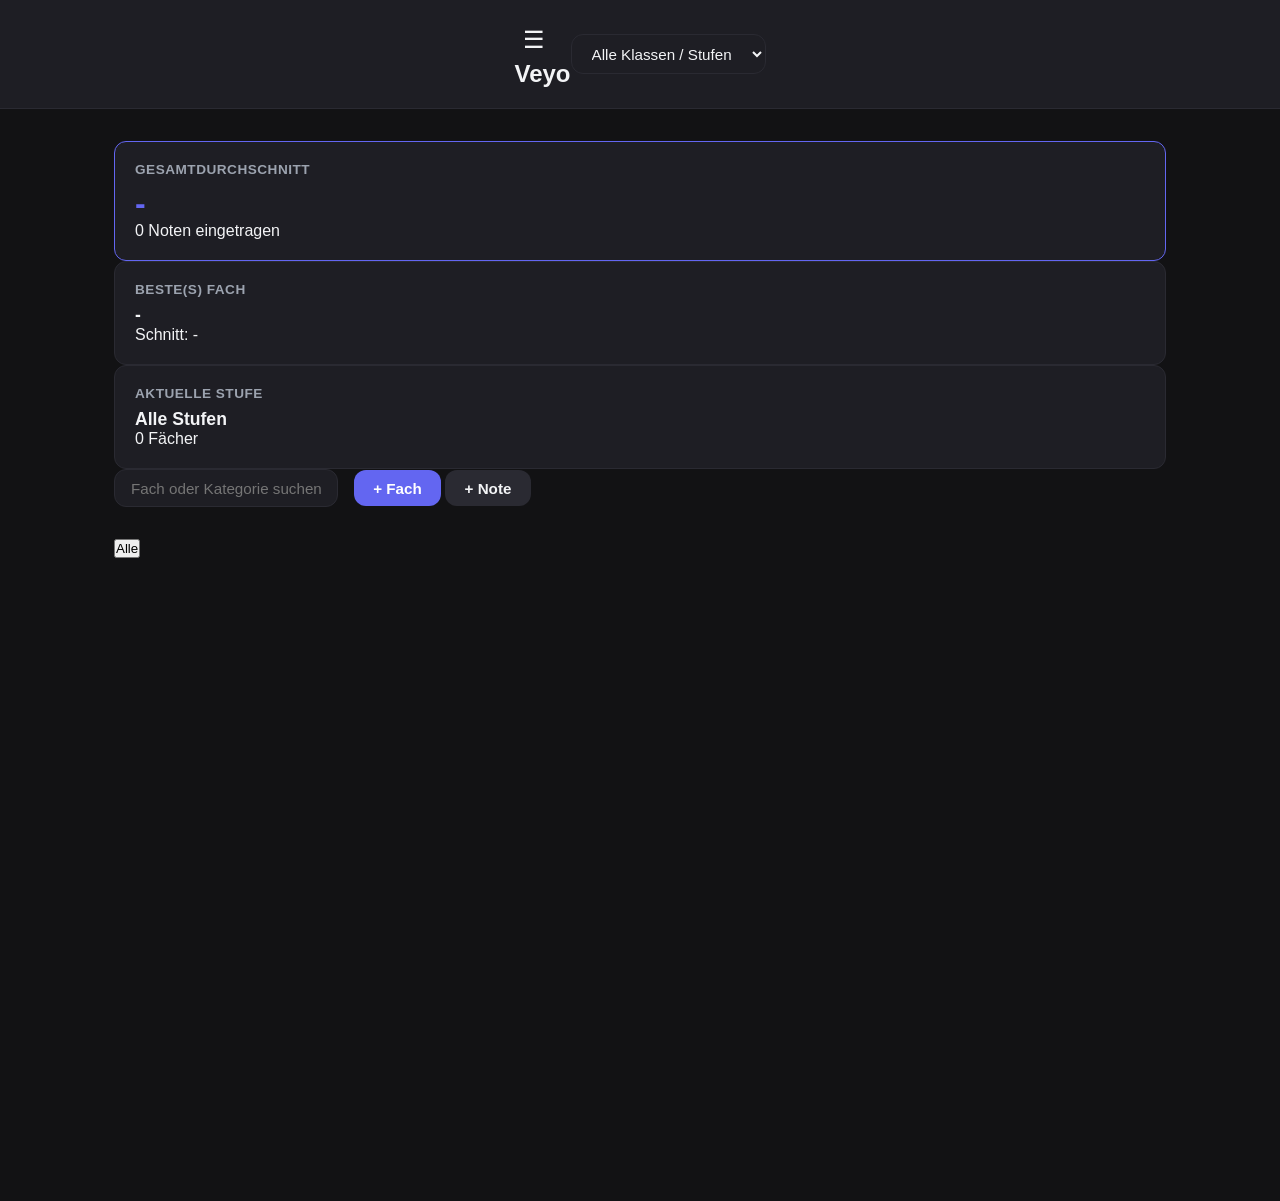
<file: docs/index.html>
<!DOCTYPE html>
<html lang="de">
<head>
    <meta charset="UTF-8">
    <meta name="viewport" content="width=device-width, initial-scale=1.0, maximum-scale=1.0, user-scalable=no">
    <meta name="theme-color" content="#0a0f1f">
    <meta name="apple-mobile-web-app-capable" content="yes">
    <meta name="apple-mobile-web-app-status-bar-style" content="black-translucent">
    <meta name="apple-mobile-web-app-title" content="Veyo">
    
    <title>Veyo – NotenManager</title>
    
    <link rel="manifest" href="manifest.webmanifest">
    <link rel="apple-touch-icon" href="icon192.png">
    <link rel="stylesheet" href="style.css">
</head>
<body>

    <!-- KOPFZEILE -->
    <header class="header">
        <div class="header-left">
            <button class="menu-btn" id="menuToggle" aria-label="Menü öffnen" type="button">☰</button>
            <h1>Veyo</h1>
        </div>
        <div class="header-right">
            <!-- Stufe / Klasse Schnellauswahl -->
            <select id="global-class-select" onchange="filterByClass()" class="select-badge">
                <option value="all">Alle Klassen / Stufen</option>
                <option value="5">Klasse 5</option>
                <option value="6">Klasse 6</option>
                <option value="7">Klasse 7</option>
                <option value="8">Klasse 8</option>
                <option value="9">Klasse 9</option>
                <option value="10">Klasse 10</option>
                <option value="11">Klasse 11 / Q1</option>
                <option value="12">Klasse 12 / Q2</option>
            </select>
        </div>
    </header>

    <!-- NAVIGATIONSDRAWER (FÜR MOBILE & DESKTOP) -->
    <nav class="dropdown-menu" id="dropdownMenu">
        <button class="dropdown-item" type="button" onclick="switchView('dashboard')">📊 Dashboard & Noten</button>
        <button class="dropdown-item" type="button" onclick="switchView('classes')">🏫 Klassenübersicht</button>
        <button class="dropdown-item" type="button" onclick="switchView('calendar')">📅 Termine & Prüfungen</button>
        <button class="dropdown-item" type="button" onclick="switchView('analytics')">📈 Analysen & Ziel-Rechner</button>
    </nav>

    <div class="container">
        
        <!-- VIEW: DASHBOARD -->
        <main id="view-dashboard">
            <section class="dashboard-stats">
                <div class="stat-card primary">
                    <h2>Gesamtdurchschnitt</h2>
                    <div class="stat-value" id="overall-avg">-</div>
                    <div class="small" id="overall-count">0 Noten eingetragen</div>
                </div>
                <div class="stat-card">
                    <h2>Beste(s) Fach</h2>
                    <div class="stat-subvalue" id="best-subject">-</div>
                    <div class="small" id="best-subject-avg">Schnitt: -</div>
                </div>
                <div class="stat-card">
                    <h2>Aktuelle Stufe</h2>
                    <div class="stat-subvalue" id="current-class-display">Alle Stufen</div>
                    <div class="small" id="class-subject-count">0 Fächer</div>
                </div>
            </section>

            <section class="controls">
                <div class="search-bar">
                    <input type="text" id="search-input" placeholder="Fach oder Kategorie suchen..." oninput="renderDashboard()">
                </div>
                <div class="button-group">
                    <button class="btn btn-primary" type="button" onclick="openModal('addSubjectModal')">+ Fach</button>
                    <button class="btn btn-secondary" type="button" onclick="openModal('addGradeModal')">+ Note</button>
                </div>
            </section>

            <!-- KLASSEN-FILTER TABS -->
            <div class="class-tabs" id="class-tabs-container">
                <button class="tab-btn active" type="button" onclick="setActiveClassFilter('all')">Alle</button>
                <!-- Dynamisch erzeugte Klassen-Tabs erscheinen hier -->
            </div>

            <!-- FÄCHER GRID -->
            <section class="subjects-grid" id="subjects-grid">
                <!-- Dynamische Fach-Karten -->
            </section>
        </main>

        <!-- VIEW: KLASSENÜBERSICHT -->
        <section id="view-classes" class="view-hidden">
            <div class="section-header">
                <h2>Klassen- & Stufenverwaltung</h2>
                <button class="btn btn-primary" type="button" onclick="openModal('addClassModal')">+ Neue Klasse/Stufe</button>
            </div>
            <div id="classes-list-grid" class="classes-grid">
                <!-- Klassen-Karten -->
            </div>
        </section>

        <!-- VIEW: KALENDER & PRÜFUNGEN -->
        <section id="view-calendar" class="view-hidden">
            <div class="section-header">
                <h2>Anstehende Prüfungen & Termine</h2>
                <button class="btn btn-primary" type="button" onclick="openModal('addEventModal')">+ Termin eintragen</button>
            </div>
            <div id="events-list" class="events-list">
                <!-- Event-Einträge -->
            </div>
        </section>

        <!-- VIEW: ANALYEN & ZIEL-RECHNER (NEUES FEATURE) -->
        <section id="view-analytics" class="view-hidden">
            <div class="section-header">
                <h2>Wunsch-Schnitt Rechner</h2>
            </div>
            <div class="calculator-card">
                <h3>Was brauche ich für meine Wunsch-Note?</h3>
                <div class="form-group">
                    <label for="target-subject-select">Fach wählen</label>
                    <select id="target-subject-select" onchange="calculateRequiredGrade()"></select>
                </div>
                <div class="form-group">
                    <label for="target-desired-avg">Angestrebter Schnitt</label>
                    <input type="number" id="target-desired-avg" step="0.1" value="2.0" oninput="calculateRequiredGrade()">
                </div>
                <div class="form-group">
                    <label for="target-next-weight">Gewichtung der nächsten Prüfung</label>
                    <input type="number" id="target-next-weight" value="1.0" step="0.5" oninput="calculateRequiredGrade()">
                </div>
                <div class="result-box" id="target-result">
                    Wähle ein Fach aus, um das Ergebnis zu berechnen.
                </div>
            </div>
        </section>

    </div>

    <!-- MODALS -->

    <!-- Modal: Fach hinzufügen (mit Klassenunterteilung) -->
    <div class="modal" id="addSubjectModal">
        <div class="modal-content">
            <h2>Neues Fach anlegen</h2>
            <div class="form-group">
                <label for="subject-name">Name des Fachs</label>
                <input type="text" id="subject-name" placeholder="z. B. Mathematik">
            </div>
            <div class="form-group">
                <label for="subject-class-select">Zuordnung Klasse / Stufe</label>
                <select id="subject-class-select">
                    <option value="5">Klasse 5</option>
                    <option value="6">Klasse 6</option>
                    <option value="7">Klasse 7</option>
                    <option value="8">Klasse 8</option>
                    <option value="9">Klasse 9</option>
                    <option value="10" selected>Klasse 10</option>
                    <option value="11">Klasse 11 / Q1</option>
                    <option value="12">Klasse 12 / Q2</option>
                </select>
            </div>
            <div class="modal-actions">
                <button class="btn btn-secondary" type="button" onclick="closeModal('addSubjectModal')">Abbrechen</button>
                <button class="btn btn-primary" type="button" onclick="addSubject()">Speichern</button>
            </div>
        </div>
    </div>

    <!-- Modal: Note eintragen -->
    <div class="modal" id="addGradeModal">
        <div class="modal-content">
            <h2>Note eintragen</h2>
            <div class="form-group">
                <label for="grade-subject-select">Fach</label>
                <select id="grade-subject-select"></select>
            </div>
            <div class="form-group">
                <label for="grade-value">Note / Punkte</label>
                <input type="number" id="grade-value" step="0.1" placeholder="z. B. 2.0">
            </div>
            <div class="form-group">
                <label for="grade-type">Art der Leistung</label>
                <select id="grade-type">
                    <option value="Schulaufgabe">Schulaufgabe / Klausur</option>
                    <option value="Kurzarbeit">Kurzarbeit / Test</option>
                    <option value="Mündlich">Mündlicher Beitrag</option>
                    <option value="Referat">Referat / Projekt</option>
                </select>
            </div>
            <div class="form-group">
                <label for="grade-weight">Gewichtung</label>
                <input type="number" id="grade-weight" value="1" step="0.5">
            </div>
            <div class="modal-actions">
                <button class="btn btn-secondary" type="button" onclick="closeModal('addGradeModal')">Abbrechen</button>
                <button class="btn btn-primary" type="button" onclick="addGrade()">Eintragen</button>
            </div>
        </div>
    </div>

    <!-- Modal: Termin eintragen -->
    <div class="modal" id="addEventModal">
        <div class="modal-content">
            <h2>Termin / Prüfung eintragen</h2>
            <div class="form-group">
                <label for="event-title">Bezeichnung</label>
                <input type="text" id="event-title" placeholder="z. B. Mathe Schulaufgabe">
            </div>
            <div class="form-group">
                <label for="event-date">Datum</label>
                <input type="date" id="event-date">
            </div>
            <div class="modal-actions">
                <button class="btn btn-secondary" type="button" onclick="closeModal('addEventModal')">Abbrechen</button>
                <button class="btn btn-primary" type="button" onclick="addEvent()">Speichern</button>
            </div>
        </div>
    </div>

    <script src="script.js"></script>
</body>
</html>
</file>
<file: docs/style.css>
:root {
    --bg-dark: #121214;
    --card-bg: #1e1e24;
    --card-border: #2a2a32;
    --primary: #6366f1;
    --primary-hover: #4f46e5;
    --danger: #ef4444;
    --danger-hover: #dc2626;
    --text-main: #f3f4f6;
    --text-muted: #9ca3af;
    --radius: 12px;
    --transition: all 0.25s ease;
}

* {
    box-sizing: border-box;
    margin: 0;
    padding: 0;
    font-family: 'Segoe UI', Roboto, Helvetica, Arial, sans-serif;
}

body {
    background-color: var(--bg-dark);
    color: var(--text-main);
    min-height: 100vh;
}

.header {
    display: flex;
    align-items: center;
    justify-content: center;
    position: relative;
    padding: 1.25rem 2rem;
    background-color: var(--card-bg);
    border-bottom: 1px solid var(--card-border);
}

.header h1 {
    font-size: 1.5rem;
    font-weight: 600;
}

/* Menü Button & Dropdown */
.menu-wrapper {
    position: absolute;
    left: 1.5rem;
    top: 50%;
    transform: translateY(-50%);
}

.menu-btn {
    font-size: 1.5rem;
    width: 40px;
    height: 40px;
    border-radius: 50%;
    display: flex;
    align-items: center;
    justify-content: center;
    background: transparent;
    border: none;
    color: var(--text-main);
    cursor: pointer;
    transition: var(--transition);
}

.menu-btn:hover {
    background-color: var(--card-border);
}

.dropdown-menu {
    position: absolute;
    top: 110%;
    left: 0;
    background-color: var(--card-bg);
    border: 1px solid var(--card-border);
    border-radius: var(--radius);
    width: 180px;
    box-shadow: 0 10px 25px rgba(0, 0, 0, 0.5);
    opacity: 0;
    visibility: hidden;
    transform: translateY(-10px);
    transition: var(--transition);
    z-index: 100;
    overflow: hidden;
}

.dropdown-menu.open {
    opacity: 1;
    visibility: visible;
    transform: translateY(0);
}

.dropdown-item {
    display: flex;
    align-items: center;
    gap: 10px;
    width: 100%;
    padding: 12px 16px;
    background: transparent;
    border: none;
    color: var(--text-main);
    font-size: 0.95rem;
    cursor: pointer;
    text-align: left;
    transition: var(--transition);
}

.dropdown-item:hover {
    background-color: var(--card-border);
    color: var(--primary);
}

.container {
    max-width: 1100px;
    margin: 2rem auto;
    padding: 0 1.5rem;
}

/* Dashboard */
.dashboard {
    display: grid;
    grid-template-columns: repeat(auto-fit, minmax(200px, 1fr));
    gap: 1rem;
    margin-bottom: 2rem;
}

.stat-card {
    background-color: var(--card-bg);
    border: 1px solid var(--card-border);
    border-radius: var(--radius);
    padding: 1.25rem;
}

.stat-card.primary {
    border-color: var(--primary);
}

.stat-card h2, .stat-card h3 {
    font-size: 0.85rem;
    color: var(--text-muted);
    text-transform: uppercase;
    letter-spacing: 0.5px;
    margin-bottom: 0.5rem;
}

.stat-value {
    font-size: 2rem;
    font-weight: 700;
    color: var(--primary);
}

.stat-subvalue {
    font-size: 1.1rem;
    font-weight: 600;
}

/* Steuerung / Filter */
.controls {
    display: flex;
    flex-wrap: wrap;
    gap: 1rem;
    align-items: center;
    margin-bottom: 2rem;
}

.filter-wrapper {
    display: flex;
    gap: 0.5rem;
    flex: 1;
    min-width: 280px;
}

input[type="text"],
input[type="number"],
input[type="date"],
select {
    background-color: var(--card-bg);
    border: 1px solid var(--card-border);
    color: var(--text-main);
    padding: 0.6rem 1rem;
    border-radius: var(--radius);
    outline: none;
    font-size: 0.95rem;
    transition: var(--transition);
}

input[type="text"]:focus,
input[type="number"]:focus,
input[type="date"]:focus,
select:focus {
    border-color: var(--primary);
}

.filter-wrapper input {
    flex: 1;
}

/* Buttons */
.btn {
    padding: 0.6rem 1.2rem;
    border-radius: var(--radius);
    border: none;
    font-size: 0.95rem;
    font-weight: 600;
    cursor: pointer;
    transition: var(--transition);
}

.btn-primary {
    background-color: var(--primary);
    color: #fff;
}

.btn-primary:hover {
    background-color: var(--primary-hover);
}

.btn-secondary {
    background-color: var(--card-border);
    color: var(--text-main);
}

.btn-secondary:hover {
    background-color: #3f3f4e;
}

.btn-danger {
    background-color: var(--danger);
    color: #fff;
}

.btn-danger:hover {
    background-color: var(--danger-hover);
}

.btn-icon {
    background: transparent;
    border: none;
    cursor: pointer;
    color: var(--text-muted);
    transition: var(--transition);
}

.btn-icon:hover {
    color: var(--text-main);
}

.fav-btn.active {
    color: #f59e0b;
}

/* Fächer Grid */
.subjects-grid {
    display: grid;
    grid-template-columns: repeat(auto-fill, minmax(300px, 1fr));
    gap: 1.5rem;
}

.subject-card {
    background-color: var(--card-bg);
    border: 1px solid var(--card-border);
    border-radius: var(--radius);
    padding: 1.25rem;
    display: flex;
    flex-direction: column;
    justify-content: space-between;
}

.subject-header {
    display: flex;
    justify-content: space-between;
    align-items: center;
    margin-bottom: 0.5rem;
}

.subject-header h3 {
    font-size: 1.2rem;
}

.subject-actions {
    display: flex;
    gap: 0.5rem;
}

.subject-avg {
    font-size: 0.9rem;
    color: var(--text-muted);
    margin-bottom: 1rem;
}

.subject-avg span {
    color: var(--primary);
    font-weight: 700;
}

.grades-list {
    list-style: none;
    margin-bottom: 1rem;
}

.grade-item {
    display: flex;
    justify-content: space-between;
    align-items: center;
    padding: 0.5rem 0;
    border-bottom: 1px solid var(--card-border);
}

.grade-item:last-child {
    border-bottom: none;
}

.grade-info {
    display: flex;
    align-items: center;
    gap: 0.75rem;
}

.grade-val {
    background-color: var(--card-border);
    padding: 0.25rem 0.6rem;
    border-radius: 6px;
    font-weight: 700;
    color: var(--primary);
}

.grade-meta {
    font-size: 0.8rem;
    color: var(--text-muted);
}

.grade-date {
    font-size: 0.75rem;
    color: var(--text-muted);
    margin-top: 2px;
}

.grade-actions {
    display: flex;
    gap: 0.4rem;
}

.empty-state {
    color: var(--text-muted);
    font-size: 0.9rem;
    padding: 0.5rem 0;
}

/* Modals */
.modal {
    position: fixed;
    top: 0;
    left: 0;
    width: 100%;
    height: 100%;
    background-color: rgba(0, 0, 0, 0.7);
    display: flex;
    align-items: center;
    justify-content: center;
    opacity: 0;
    visibility: hidden;
    transition: var(--transition);
    z-index: 200;
}

.modal.open {
    opacity: 1;
    visibility: visible;
}

.modal-content {
    background-color: var(--card-bg);
    border: 1px solid var(--card-border);
    border-radius: var(--radius);
    padding: 1.5rem;
    width: 100%;
    max-width: 400px;
}

.modal-content h2 {
    margin-bottom: 1rem;
}

.form-group {
    display: flex;
    flex-direction: column;
    gap: 0.4rem;
    margin-bottom: 1rem;
}

.form-group label {
    font-size: 0.85rem;
    color: var(--text-muted);
}

.modal-actions {
    display: flex;
    justify-content: flex-end;
    gap: 0.5rem;
    margin-top: 1.5rem;
}

/* Einstellungen View */
.view-hidden {
    display: none;
}

.back-btn {
    margin-bottom: 1.5rem;
}

.view-title {
    font-size: 1.8rem;
    margin-bottom: 1.5rem;
}

.settings-grid {
    display: grid;
    gap: 1.5rem;
}

.settings-card {
    background-color: var(--card-bg);
    border: 1px solid var(--card-border);
    border-radius: var(--radius);
    padding: 1.5rem;
}

.settings-card h3 {
    font-size: 1.1rem;
    margin-bottom: 1rem;
    color: var(--primary);
}

.setting-item {
    display: flex;
    align-items: center;
    gap: 1rem;
}

.setting-item.flex-between {
    justify-content: space-between;
}

.styled-select {
    width: 100%;
    max-width: 200px;
}

/* Toggle Switch */
.toggle-switch {
    position: relative;
    display: inline-block;
    width: 50px;
    height: 26px;
}

.toggle-switch input {
    opacity: 0;
    width: 0;
    height: 0;
}

.slider {
    position: absolute;
    cursor: pointer;
    top: 0; left: 0; right: 0; bottom: 0;
    background-color: var(--card-border);
    transition: .3s;
    border-radius: 34px;
}

.slider:before {
    position: absolute;
    content: "";
    height: 20px;
    width: 20px;
    left: 3px;
    bottom: 3px;
    background-color: white;
    transition: .3s;
    border-radius: 50%;
}

input:checked + .slider {
    background-color: var(--primary);
}

input:checked + .slider:before {
    transform: translateX(24px);
}
</file>
